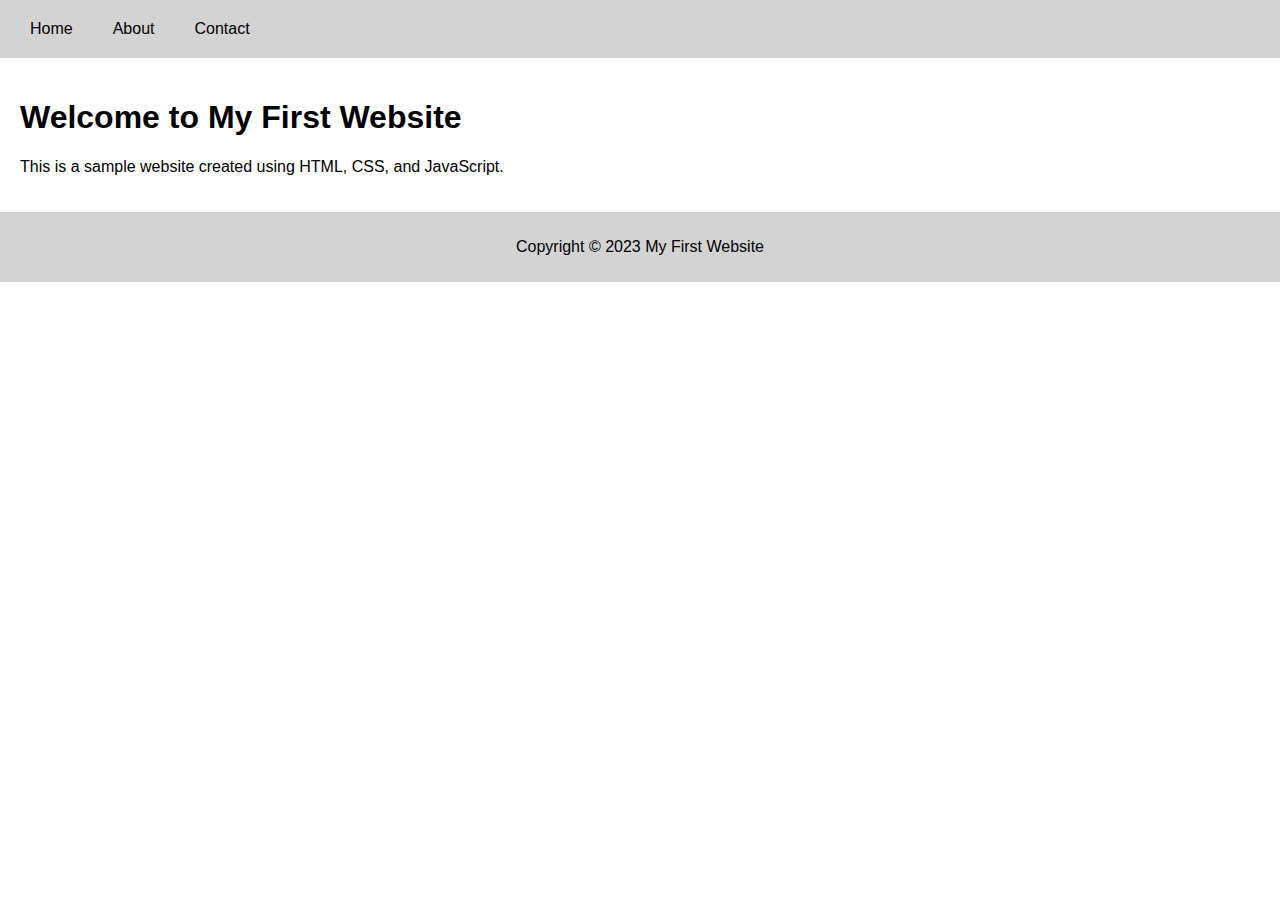
<file: chat_GPT_make/index.html>
﻿<!DOCTYPE html>
<html>
  <head>
    <title>My First Website</title>
    <link rel="stylesheet" type="text/css" href="style.css" />
  </head>
  <body>
    <header>
      <nav>
        <ul>
          <li><a href="#">Home</a></li>
          <li><a href="#">About</a></li>
          <li><a href="#">Contact</a></li>
        </ul>
      </nav>
    </header>
    <main>
      <h1>Welcome to My First Website</h1>
      <p>This is a sample website created using HTML, CSS, and JavaScript.</p>
    </main>
    <footer>
      <p>Copyright &copy; 2023 My First Website</p>
    </footer>
  </body>
</html>
</file>
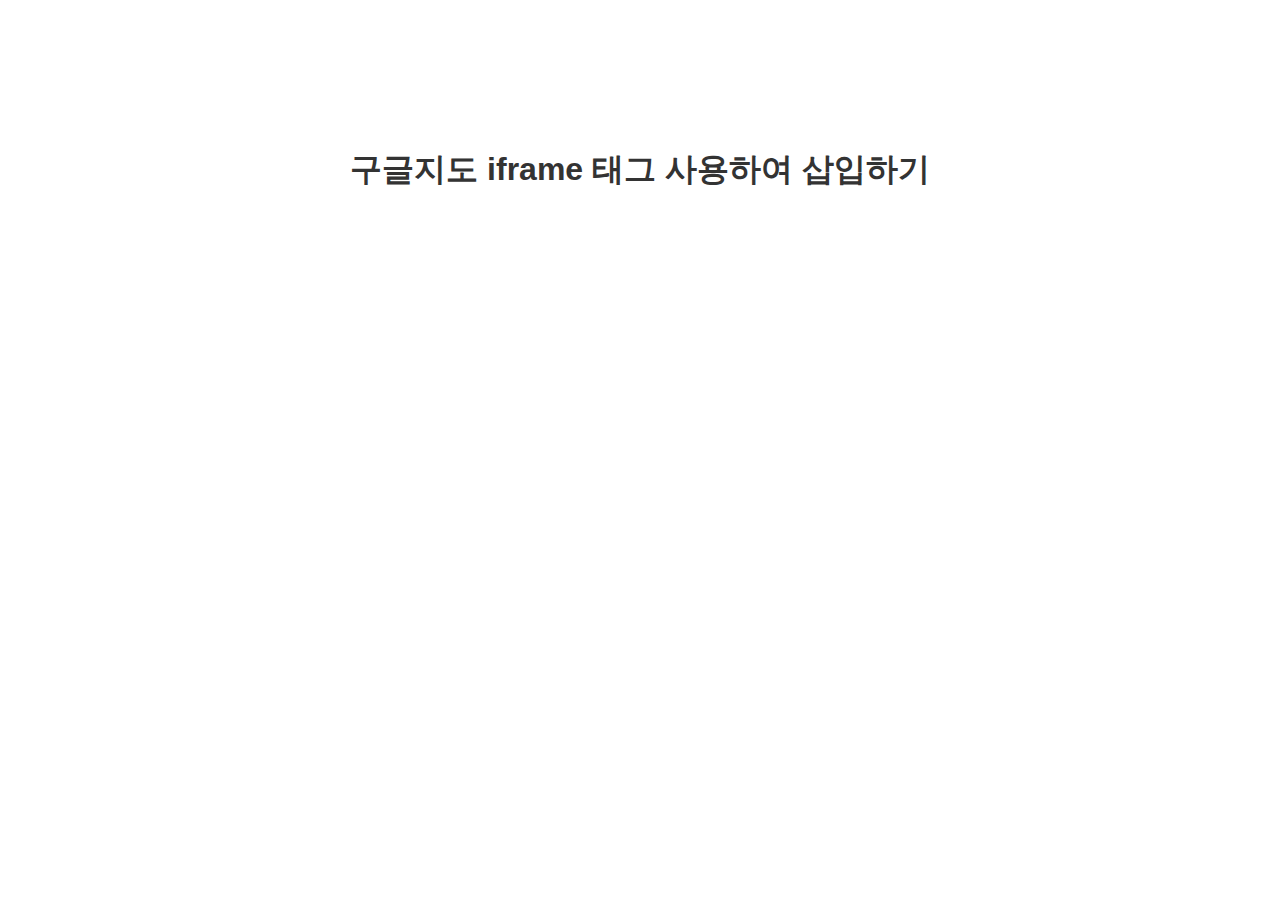
<file: google_map_iframe/index.html>
﻿<!DOCTYPE html>
<html lang="en">
  <head>
    <meta charset="UTF-8" />
    <meta http-equiv="X-UA-Compatible" content="IE=edge" />
    <meta name="viewport" content="width=device-width, initial-scale=1.0" />
    <link rel="stylesheet" href="style.css" />
    <title>Googlel Map</title>
  </head>
  <body>
    <div class="container">
      <h1>구글지도 iframe 태그 사용하여 삽입하기</h1>
      <iframe
        src="https://www.google.com/maps/embed?pb=!1m18!1m12!1m3!1d1197.1004888468933!2d127.97576996463742!3d37.32160218076046!2m3!1f0!2f0!3f0!3m2!1i1024!2i768!4f13.1!3m3!1m2!1s0x3563758b2ecec13b%3A0x4fc5affd0815773c!2z67aA7JiB7JWE7YyM7Yq47J6F6rWs!5e0!3m2!1sko!2skr!4v1675478244026!5m2!1sko!2skr"
        width="600"
        height="450"
        style="border: 0"
        allowfullscreen=""
        loading="lazy"
        referrerpolicy="no-referrer-when-downgrade"
      ></iframe>
    </div>
  </body>
</html>
</file>
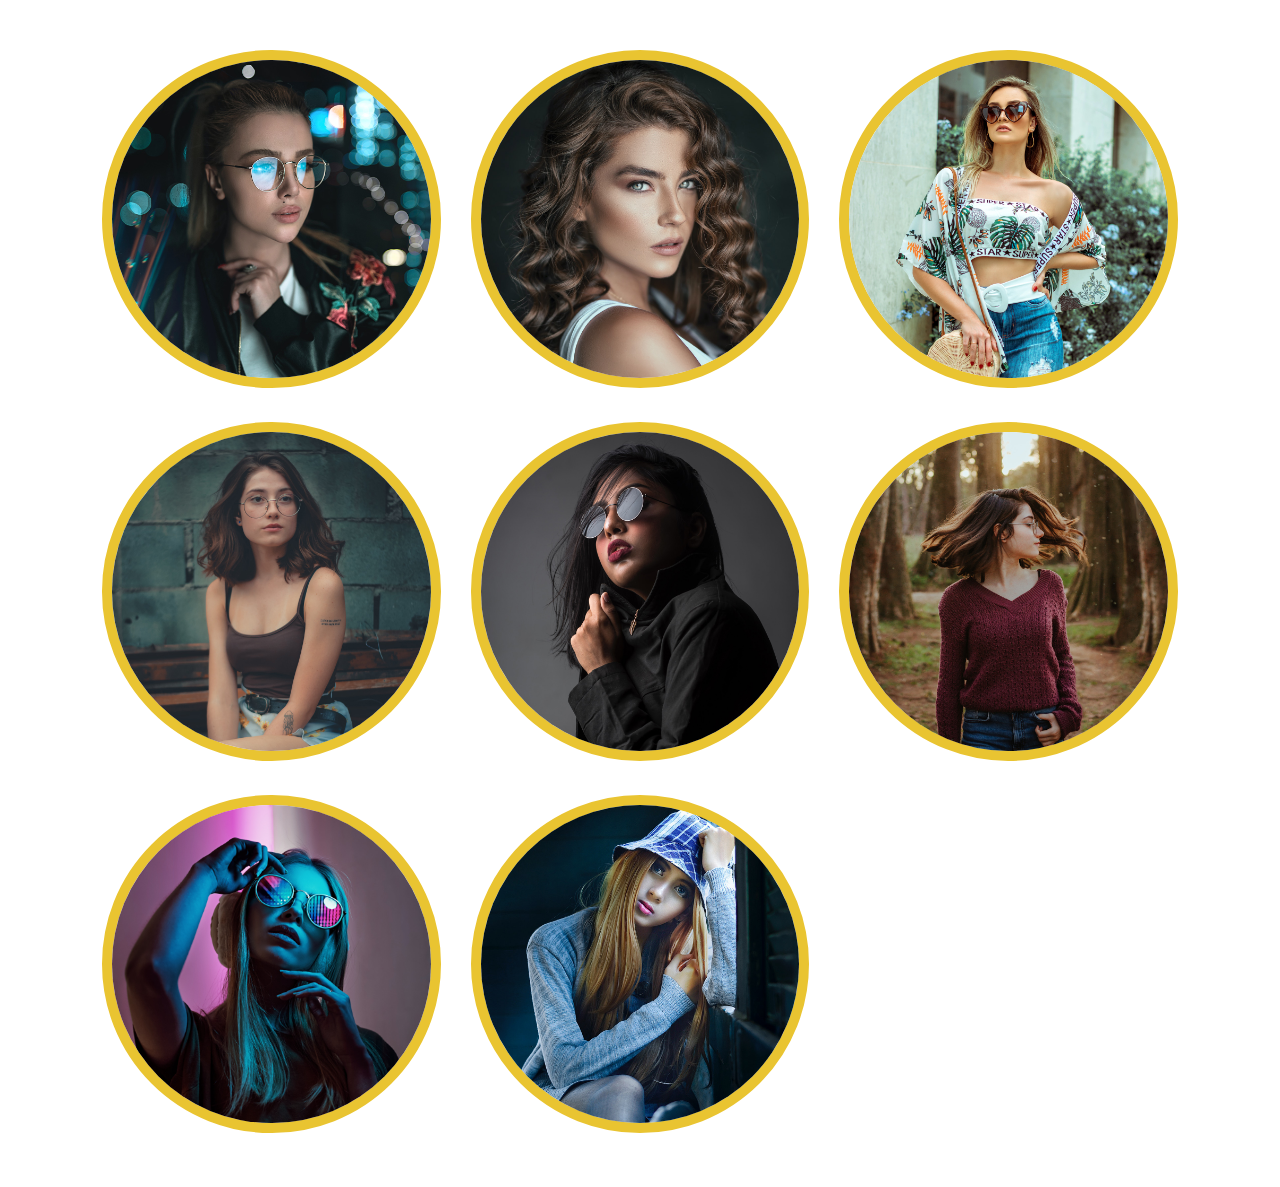
<file: img_gallery/index.html>
﻿<!DOCTYPE html>
<html lang="en">
  <head>
    <meta charset="UTF-8" />
    <meta http-equiv="X-UA-Compatible" content="IE=edge" />
    <meta name="viewport" content="width=device-width, initial-scale=1.0" />
    <link rel="stylesheet" href="style.css" />
    <link rel="stylesheet" href="./css/lightbox.css" />
    <title>이미지 갤러리</title>
  </head>
  <body>
    <!-- 주의사항  -->
    <!-- 폴더구조를 지킬 것 -->
    <!-- lightbox.css파일은 css폴더를 생성해서 css폴더에 있어야 하고 -->
    <!-- 이미지 폴더이름 반드시 images이어야 한다. 그렇지 않으면 lightbox.css 파일을 열고 -->
    <!-- close.png, loading.gif, next.png, prev.png 경로를 수정해야 한다.-->

    <div class="container">
      <div class="gallery">
        <a href="./images/1.jpg" data-lightbox="tg" data-title="인물사진 01">
          <img src="./images/1.jpg" />
        </a>
        <a href="./images/2.jpg" data-lightbox="tg" data-title="인물사진 02">
          <img src="./images/2.jpg" />
        </a>
        <a href="./images/3.jpg" data-lightbox="tg" data-title="인물사진 03">
          <img src="./images/3.jpg" />
        </a>
        <a href="./images/4.jpg" data-lightbox="tg" data-title="인물사진 04">
          <img src="./images/4.jpg" />
        </a>
        <a href="./images/5.jpg" data-lightbox="tg" data-title="인물사진 05">
          <img src="./images/5.jpg" />
        </a>
        <a href="./images/6.jpg" data-lightbox="tg" data-title="인물사진 06">
          <img src="./images/6.jpg" />
        </a>
        <a href="./images/7.jpg" data-lightbox="tg" data-title="인물사진 07">
          <img src="./images/7.jpg" />
        </a>
        <a href="./images/8.jpg" data-lightbox="tg" data-title="인물사진 08">
          <img src="./images/8.jpg" />
        </a>
      </div>
    </div>

    <script src="lightbox-plus-jquery.js"></script>
  </body>
</html>
</file>
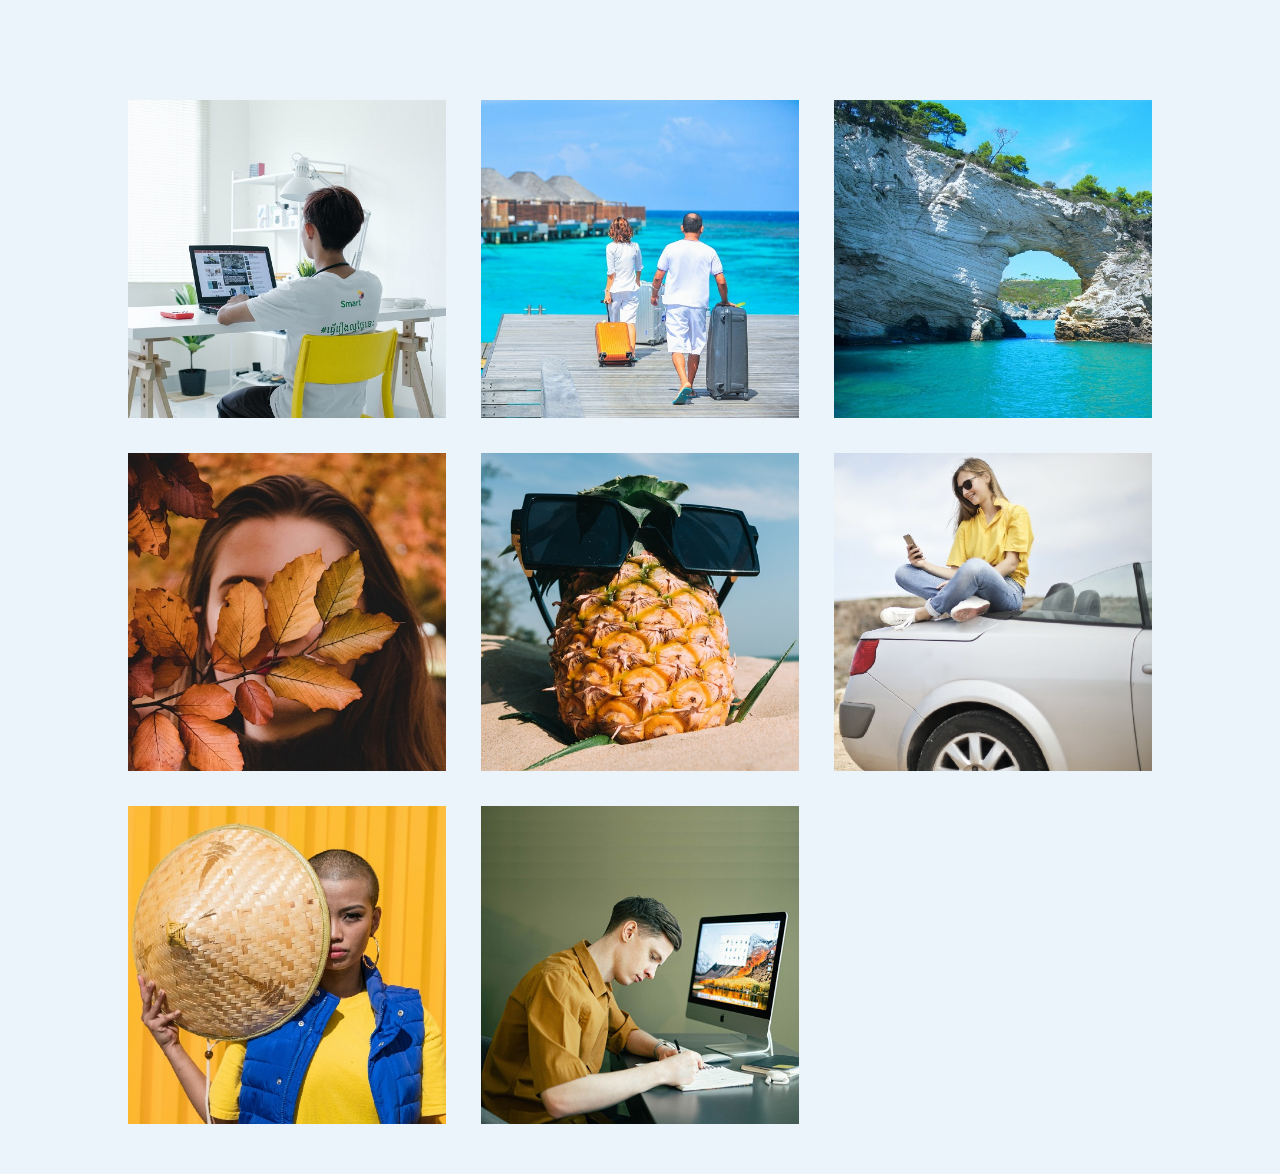
<file: img_gallery_manual/index.html>
﻿<!DOCTYPE html>
<html lang="ko">
  <head>
    <meta charset="UTF-8" />
    <meta http-equiv="X-UA-Compatible" content="IE=edge" />
    <meta name="viewport" content="width=device-width, initial-scale=1.0" />
    <link rel="stylesheet" href="./css/style.css" />
    <title>이미지 갤러리 수동</title>
  </head>
  <body>
    <div class="fullimg" id="fullimg_box">
      <img src="images/img1.jpg" id="img_full" />
      <span onclick="CloseFullImg()">X</span>
    </div>
    <div class="image_gallery">
      <img src="images/img1.jpg" alt="" onclick="OpenFullImag(this.src)" />
      <img src="images/img2.jpg" alt="" onclick="OpenFullImag(this.src)" />
      <img src="images/img3.jpg" alt="" onclick="OpenFullImag(this.src)" />
      <img src="images/img4.jpg" alt="" onclick="OpenFullImag(this.src)" />
      <img src="images/img5.jpg" alt="" onclick="OpenFullImag(this.src)" />
      <img src="images/img6.jpg" alt="" onclick="OpenFullImag(this.src)" />
      <img src="images/img7.jpg" alt="" onclick="OpenFullImag(this.src)" />
      <img src="images/img8.jpg" alt="" onclick="OpenFullImag(this.src)" />
    </div>

    <script>
      let fullimg_box = document.getElementById("fullimg_box");
      let img_full = document.getElementById("img_full");

      function OpenFullImag(pic) {
        fullimg_box.style.display = "flex";
        img_full.src = pic;
      }

      function CloseFullImg() {
        fullimg_box.style.display = "none";
      }
    </script>
  </body>
</html>
</file>
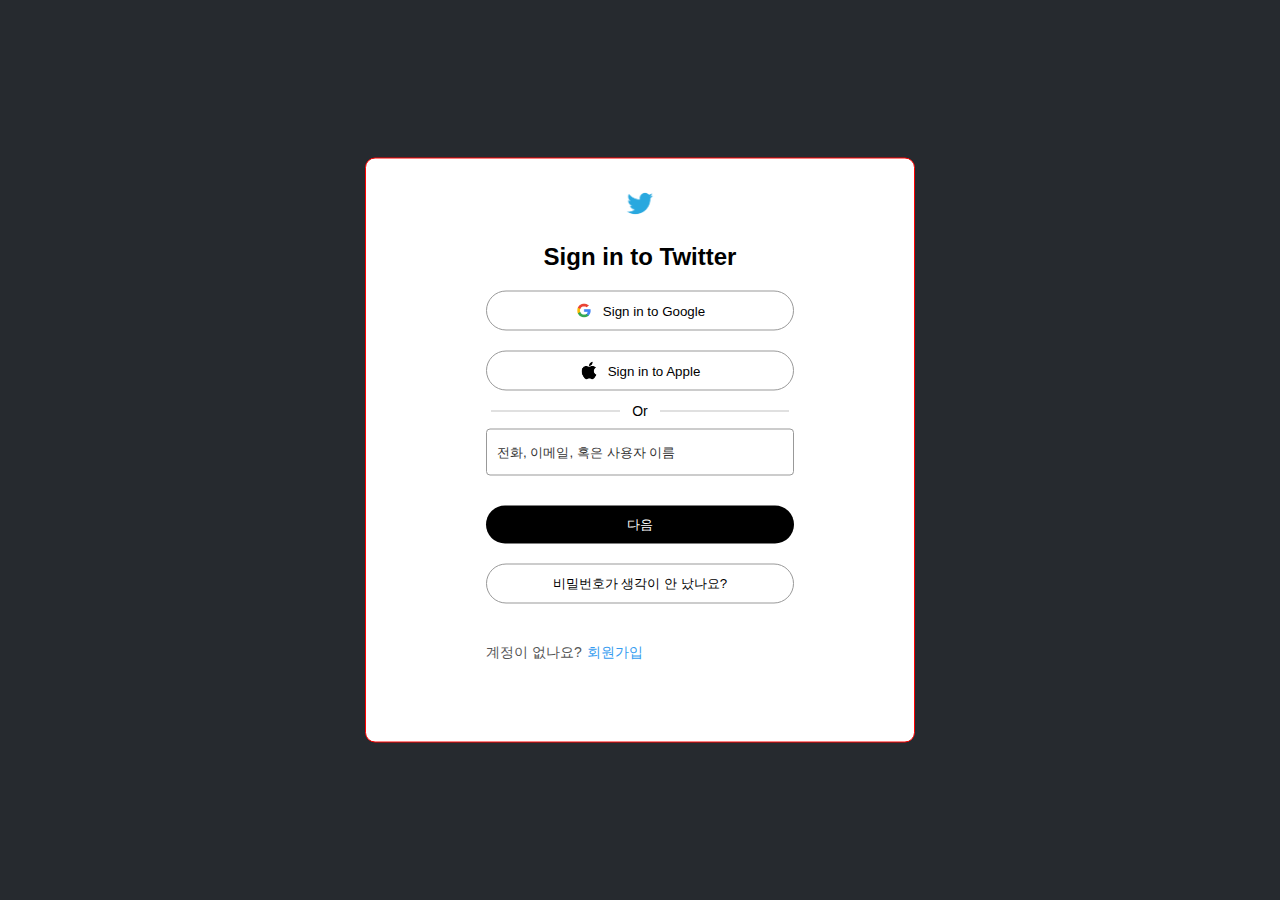
<file: login_twitter/index.html>
<!DOCTYPE html>
<html lang="en">
<head>
    <meta charset="UTF-8">
    <meta http-equiv="X-UA-Compatible" content="IE=edge">
    <meta name="viewport" content="width=device-width, initial-scale=1.0">
    <link rel="stylesheet" href="style.css">
    <title>Document</title>
</head>
<body>

    <div class="login_box">
        <img src="images/logo.png" class="logo">
        <h2>Sign in to Twitter</h2>
        <button><img src="images/google.png" alt="">Sign in to Google</button>
        <button><img src="images/apple.png" alt="">Sign in to Apple</button>
        <hr>
        <span>Or</span>
        <form>
            <input type="text" placeholder="전화, 이메일, 혹은 사용자 이름">
            <button>다음</button>
        </form>
        <button>비밀번호가 생각이 안 났나요?</button>
        <p>계정이 없나요?<a href="">회원가입</a></p>
    </div>

    
    
</body>
</html>
</file>
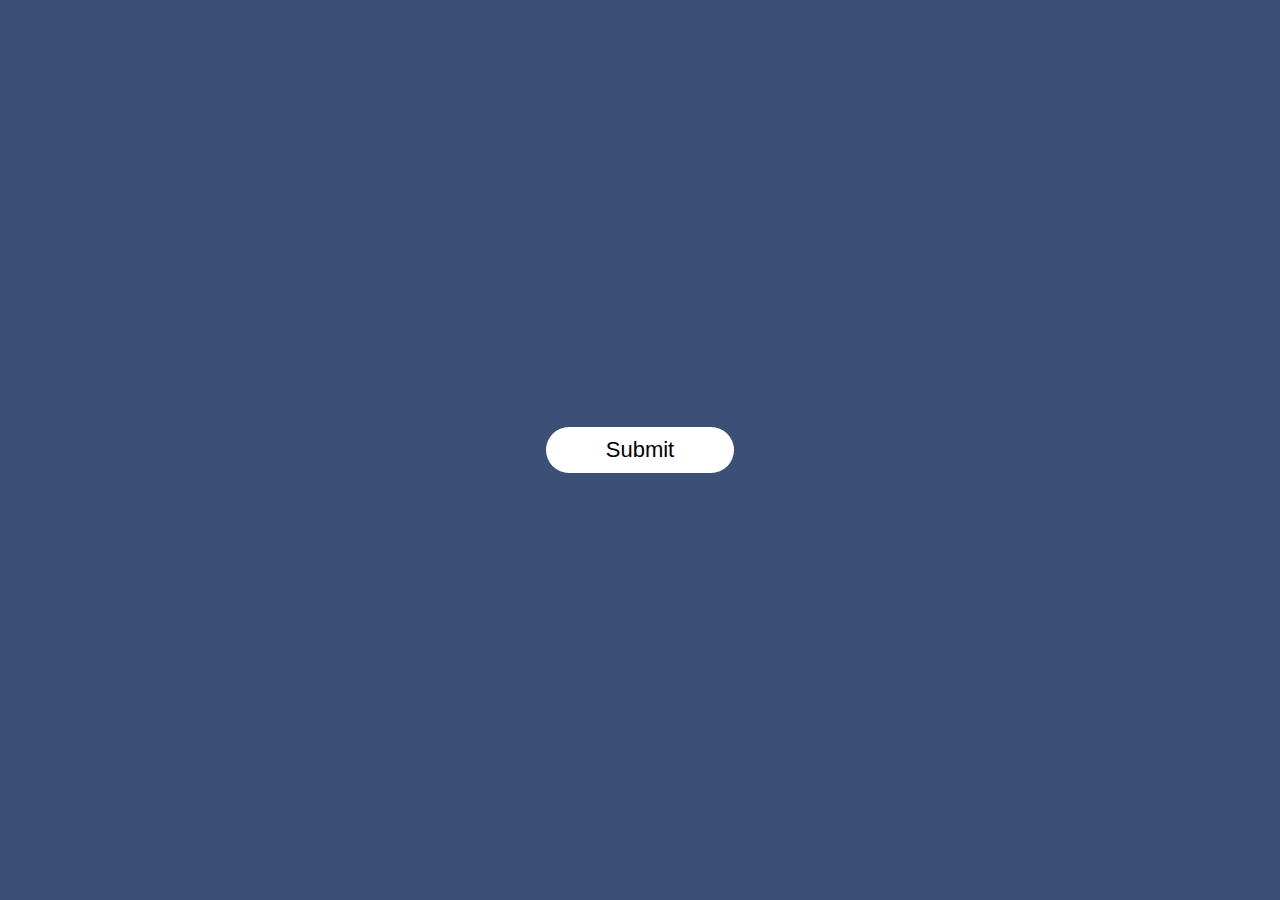
<file: popup/index.html>
﻿<!DOCTYPE html>
<html lang="en">
  <head>
    <meta charset="UTF-8" />
    <meta http-equiv="X-UA-Compatible" content="IE=edge" />
    <meta name="viewport" content="width=device-width, initial-scale=1.0" />
    <title>Document</title>
    <link rel="stylesheet" href="style.css" />
  </head>
  <body>
    <div class="container">
      <button type="submit" class="btn" onclick="openPopup()">Submit</button>
      <div class="popup" id="popup">
        <img src="tick.png" alt="" />
        <h2>Thank You!</h2>
        <p>
          Lorem ipsum dolor sit, amet consectetur adipisicing elit. Magni,
          totam!
        </p>
        <button type="button" onclick="closePopup()">OK</button>
      </div>
    </div>

    <script>
      let popup = document.getElementById("popup");

      function openPopup() {
        popup.classList.add("open-popup");
      }

      function closePopup() {
        popup.classList.remove("open-popup");
      }
    </script>
  </body>
</html>
</file>
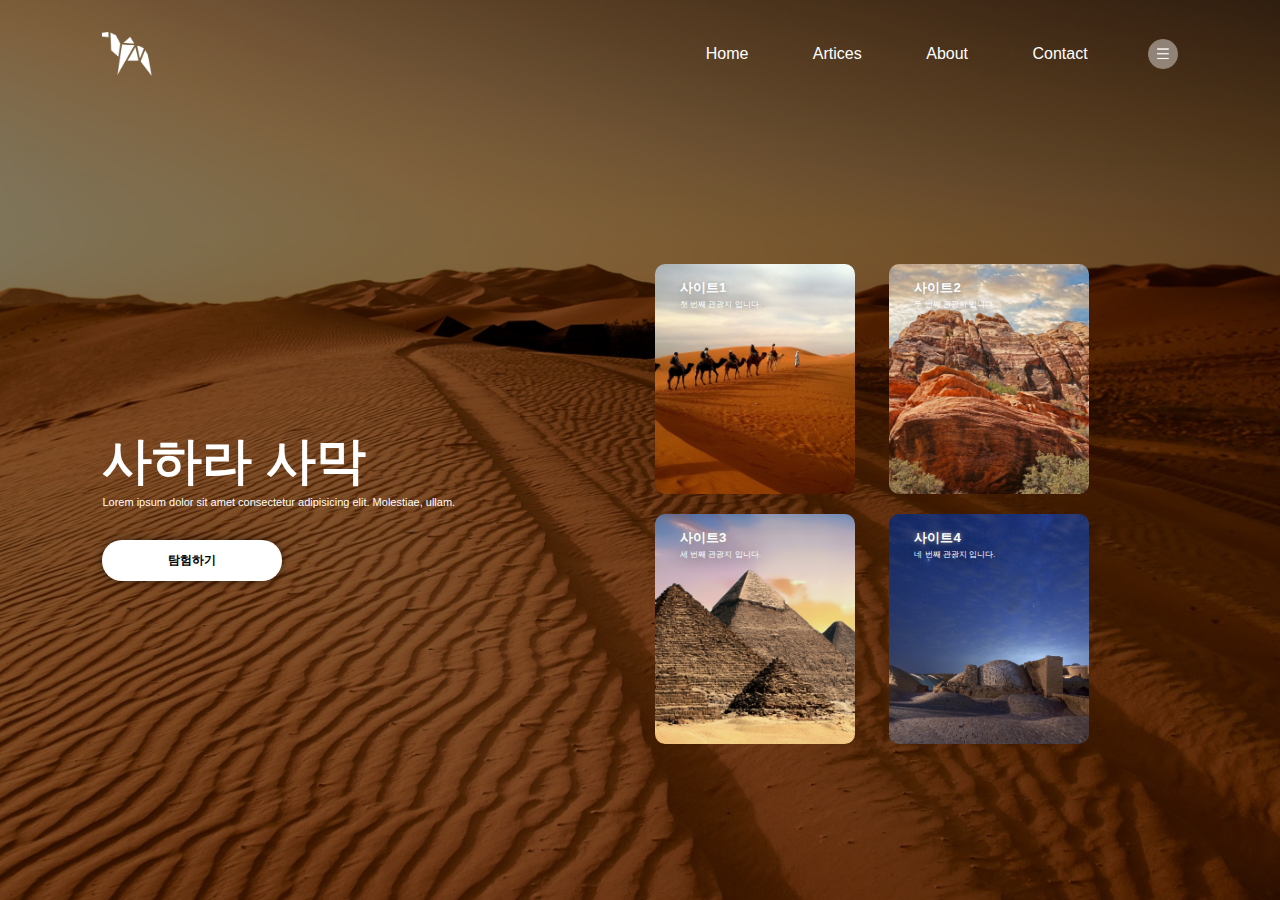
<file: website_header/index.html>
﻿<!DOCTYPE html>
<html lang="en">
  <head>
    <meta charset="UTF-8" />
    <meta http-equiv="X-UA-Compatible" content="IE=edge" />
    <meta name="viewport" content="width=device-width, initial-scale=1.0" />
    <link rel="stylesheet" href="style.css" />
    <title>Document</title>
  </head>
  <body>
    <div class="container">
      <div class="navbar">
        <img src="images/logo.png" alt="" class="logo" />
        <nav>
          <ul>
            <li><a href="#">Home</a></li>
            <li><a href="#">Artices</a></li>
            <li><a href="#">About</a></li>
            <li><a href="#">Contact</a></li>
          </ul>
        </nav>
        <img src="images/menu.png" alt="" class="menu-list" />
      </div>

      <div class="row">
        <div class="col">
          <h1>사하라 사막</h1>
          <p>
            Lorem ipsum dolor sit amet consectetur adipisicing elit. Molestiae,
            ullam.
          </p>
          <button type="button">탐험하기</button>
        </div>
        <div class="col right">
          <div class="card card1">
            <h5>사이트1</h5>
            <p>첫 번째 관광지 입니다.</p>
          </div>
          <div class="card card2">
            <h5>사이트2</h5>
            <p>두 번째 관광지 입니다.</p>
          </div>
          <div class="card card3">
            <h5>사이트3</h5>
            <p>세 번째 관광지 입니다.</p>
          </div>
          <div class="card card4">
            <h5>사이트4</h5>
            <p>네 번째 관광지 입니다.</p>
          </div>
        </div>
      </div>
    </div>
  </body>
</html>
</file>
<file: chat_GPT_make/style.css>
﻿body {
    font-family: Arial, sans-serif;
    margin: 0;
    padding: 0;
  }
  
  header {
    background-color: lightgray;
    padding: 10px;
  }
  
  nav ul {
    list-style: none;
    margin: 0;
    padding: 0;
    display: flex;
  }
  
  nav a {
    color: black;
    text-decoration: none;
    padding: 10px 20px;
    display: block;
  }
  
  main {
    padding: 20px;
  }
  
  footer {
    background-color: lightgray;
    text-align: center;
    padding: 10px;
  }
</file>
<file: google_map_iframe/style.css>
﻿*{
    padding:0;
    margin:0;
    box-sizing:border-box;
    font-family: sans-serif;

}

.container{

    width: 100%;
    height: 100vh;
    display: flex;
    align-items:center;
    justify-content: center;
    flex-direction: column;

}

.container h1{
    color: #333;
    margin-bottom: 60px;
}

.container iframe{

    width:80%;
    height: 500px;
    filter:invert(100%)
}
</file>
<file: img_gallery/style.css>
﻿
*{
    padding:0;
    margin:0;
    box-sizing:border-box;
    font-family: sans-serif;
}

.container{
    width: 100%;
    min-height: 100vh;

    display: flex;
    align-items: center;
    justify-content: center;

    padding: 50px 8%;
}

.gallery{
    display: grid;
    grid-template-columns: repeat(auto-fit, minmax(250px, 1fr));
    grid-gap: 30px;
}

.gallery img{
    width:100%;

    border-radius: 50%;
    border: 10px solid rgb(233, 196, 49)
}
</file>
<file: img_gallery_manual/css/style.css>
﻿@font-face {
    font-family: 'GmarketSansMedium';
    src: url('https://cdn.jsdelivr.net/gh/projectnoonnu/noonfonts_2001@1.1/GmarketSansMedium.woff') format('woff');
    font-weight: normal;
    font-style: normal;
}


*{
    padding:0;
    margin:0;
    box-sizing:border-box;
    font-family: 'GmarketSansMedium', sans-serif;
}

body{

    background-color: #ecf4fb;
}


.fullimg{

    width: 100%;
    min-height: 100vh;

    position: fixed;
    left:0;
    top:0;
    background-color: #222e;

    /* display: flex; */
    display: none;
    align-items: center;
    justify-content: center;

    z-index: 100;
}

.fullimg img{

    width: 90%;
    max-width: 500px;
}

.fullimg span{

    font-size:20px;
    color:#fff;

    position: absolute;

    top:2%;
    right:2%;

    cursor: pointer;

}
.image_gallery{

    width:80%;
    margin:100px auto 50px;
    display: grid;
    grid-template-columns: repeat(auto-fit, minmax(250px, 1fr));
    grid-gap:35px;    

}


.image_gallery img{
  width:100%;
  cursor: pointer;
  transition: 0.5s;
}

.image_gallery img:hover{
    
    transform: scale(0.8) rotate(-15deg);
    border-radius: 20px;
    box-shadow: 0 32px 75px rgba(76, 74, 74, 0.9);
    
}
</file>
<file: login_twitter/style.css>
*{
    padding:0;
    margin:0;

    box-sizing: border-box;
    font-family: sans-serif;
}

body{

    background-color: #262a2f;
}

.login_box{

    width:550px;
    position: absolute;
    top:50%;
    left:50%;
    transform: translate(-50%, -50%);
    background-color: #fff;
    border-radius: 10px;
    text-align: center;
    padding:30px 120px;

    border: 1px solid red;

}

.logo{
    width:30px;
    margin-bottom: 20px;
}

.login_box h2 {
    margin-bottom: 20px;
}

.login_box button{
    width: 100%;
    padding: 10px 0;
    display: flex;
    align-items: center;
    justify-content: center;
    margin: 20px 0;
    border-radius: 30px;
    background-color: transparent;
    border: 1px solid #999;
    font-weight: 500;
    cursor: pointer;
}

.login_box button img{
    width:18px;
    margin-right: 10px
}

.login_box hr {
    border:0;
    height: 1px;
    background-color: #c2c2c2;
    margin:5px;
}

.login_box span{
    display:block;
    width:40px;
    margin: auto;
    background-color: #fff;
    font-size:14px;
    margin-top: -14px;
}


.login_box input{

    width:100%;
    background-color: transparent;
    border: 1px solid #999;
    outline: 0;
    padding: 15px 10px;
    border-radius: 4px;
    margin: 10px 0;
}

::placeholder{
    font-weight: 500;
    color: #333;
}

.login_box form button{
    background-color:  #000;
    color: #fff;
    border: 0;
    margin-bottom: 15px;
}


.login_box p{

    text-align: left;
    font-size: 14px;
    color: #555;
    margin: 40px 0 50px    
}

.login_box p a{
    margin-left: 5px;
    text-decoration: none;
    color: #359cf0;
}
</file>
<file: popup/style.css>
﻿*{
    padding:0;
    margin:0;
    box-sizing: border-box;
    font-family: sans-serif;

}

.container{
    width:100%;
    height:100vh;
    background: #3c5077;

    display: flex;
    align-items: center;
    justify-content: center;



}

.btn{

    padding:10px 60px;
    background:#fff;    
    border:0;
    outline:none;
    cursor: pointer;
    font-size: 22px;
    font-weight: 500;
    border-radius: 30px;

}

.popup{

    width:400px;
    background-color: #fff;
    border-radius: 6px;

    text-align: center;
    color:#333;
    padding: 0 30px 30px;

    position: absolute;
    top:0;
    left:50%;
    transform: translate(-50%, -50%) scale(0.1);   

    box-shadow: 0 2px 5px rgba(0,0,0,0.2);
    
    visibility: hidden;

    transition: transform 0.4s, top 0.4s;
    

}

.open-popup{
    top:50%;
    transform: translate(-50%, -50%) scale(1);
    visibility: visible;
}

.popup img{
    width:100px;
    margin-top: -50px;
    border-radius: 50%;

    box-shadow: 0 3px 5px rgba(0,0,0,0.2);
    
    
}

.popup h2 {
    font-size:38px;
    font-weight: 500;
    margin: 30px 0 10px;
}

.popup p{ 

    text-align: start;    
}

.popup button{

    width: 100%;
    margin-top: 50px;
    
    padding:10px 0;
    background-color: #6fd649;
    color: #fff;
    border:0;
    outline:none;

    font-size:18px;
    font-weight: 700;
    border-radius: 4px;

    cursor: pointer;

    box-shadow: 0 3px 5px rgba(0,0,0,0.2);

   

}
</file>
<file: website_header/style.css>
﻿*{
    padding:0;
    margin:0;
    box-sizing: border-box;
    font-family: sans-serif;
}


.container{

    width: 100%;
    height: 100vh;   

    background-image: linear-gradient(rgba(0,0,0,0.5),rgba(0,0,0,0.5)), url(images/background.png);
    background-size: cover;
    background-position: center;

    padding: 0 8%;
}

.navbar{

    display: flex;
    height: 12%;
    align-items: center;
    
    /* border: 1px solid red; */
}

.navbar nav {

    flex:1;
    text-align: right;
}

.navbar .logo{

    width:50px;
}

.navbar nav ul li{

    list-style: none;
    display: inline-block;   
    

}

.navbar nav ul li a{

    color:#fff;
    text-decoration: none;

    padding: 10px 30px;
    display: block;
}

.navbar nav ul li a:hover{

    background-color: rgb(233, 167, 85);
}

.navbar .menu-list{

    width:30px;
    margin-left: 30px;;
}

.row{

    display: flex;
    height: 88%;
    align-items: center;
    

}

.col {
    flex-basis: 50%;    
    
}

.col h1{
    
    font-size: 50px;
    color:#fff;
    
    
}
.col p{

    font-size: 11px;
    color:#fff;
    line-height: 15px;
}
.col button {

    width:180px;
    color:#000;
    font-size: 12px;
    padding: 12px 0;
    background-color: rgb(255, 255, 255);
    border: 0;
    border-radius: 20px;
    outline: none;
    margin-top: 30px;   
    
    font-weight: 700;
    box-shadow: 0 0px 10px rgba(0,0,0,0.5);

    cursor: pointer;

}

.col button:hover{
    background: transparent;
    border:1px solid #000;
    color: #fff;
}



.card {

    width: 200px;
    height: 230px;
    display: inline-block;
    border-radius: 10px;
    padding: 15px 25px;
    margin:10px 15px;        
    /* background-image: url(images/pic-1.png); */
    background-position: center;
    background-size:cover;   
    cursor: pointer;
    transition: transform 0.5s;

    
}

.card:hover{
    transform: translateY(-10px);
}


.col .card1 {    
    background-image: url(images/pic-1.png);  
   
}
.col .card2 {   
    
    background-image: url(images/pic-2.png);
  
} 
.col .card3{
     
    background-image: url(images/pic-3.png);   
  
}
.col .card4{  
    
    background-image: url(images/pic-4.png);
  
}

.card h5 {

    color:#fff;
    text-shadow: 0 0 5px #999;
}

.card p {
    font-size: 8px;
    text-shadow: 0 0 15px #000;

}

@media screen and (max-width: 768px) {
	.row {
        display: block;
        text-align: center;
        margin-top: 20%;

    }
    .navbar nav{
        visibility: hidden;
    }

    .col h1{
        font-size: 50px;
    }

   
}
</file>
